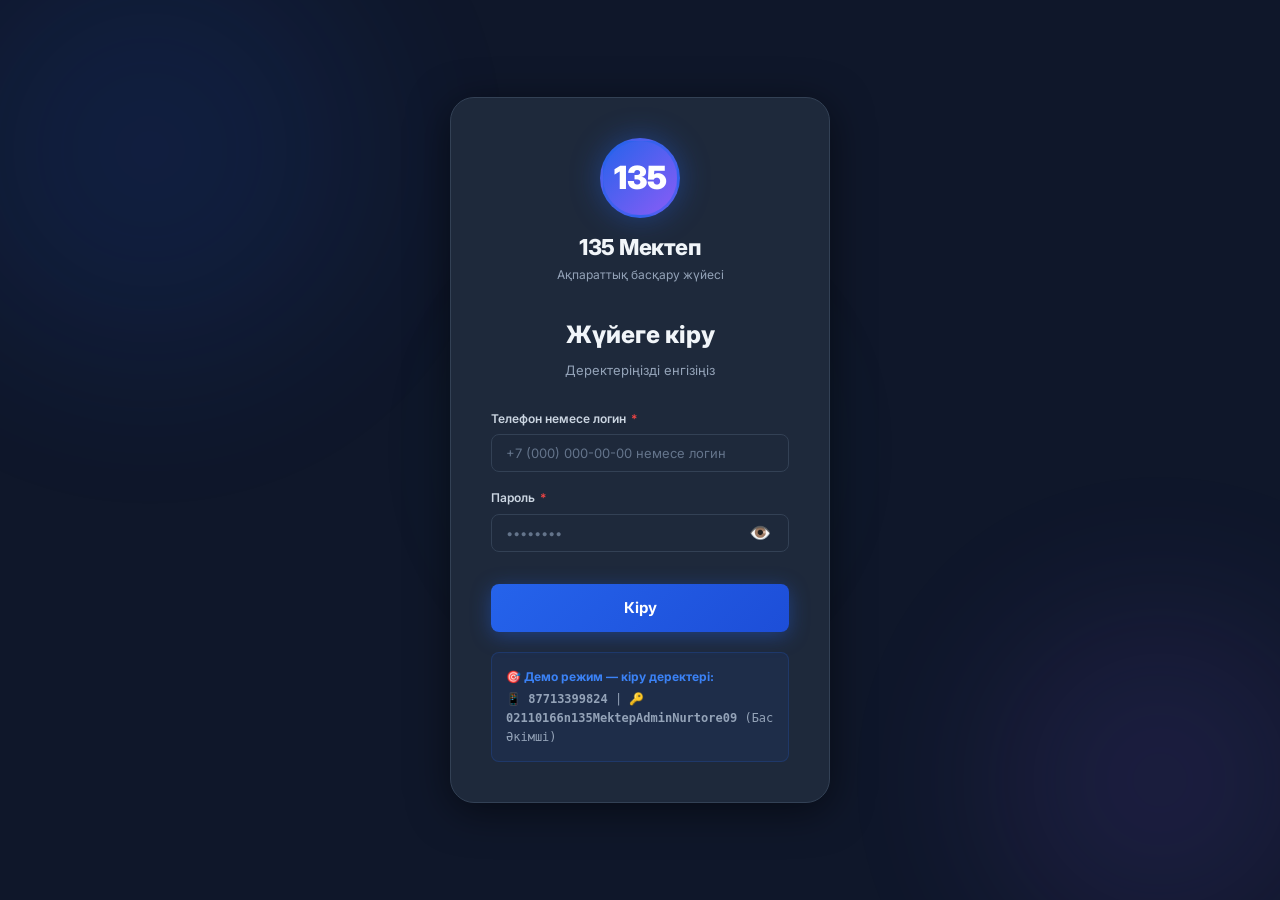
<file: index.html>
<!DOCTYPE html>
<html lang="kk">
<head>
  <meta charset="UTF-8">
  <meta name="viewport" content="width=device-width,initial-scale=1">
  <title>135 Мектеп — Жүйеге кіру</title>
  <link rel="stylesheet" href="css/main.css">
  <link rel="stylesheet" href="css/animations.css">
  <style>
    body { display:flex; align-items:center; justify-content:center; min-height:100vh; background:var(--bg); position:relative; overflow:hidden; }
    .bg-orbs { position:fixed; inset:0; pointer-events:none; z-index:0; }
    .orb { position:absolute; border-radius:50%; filter:blur(80px); opacity:0.15; }
    .orb1 { width:500px;height:500px;background:radial-gradient(circle,#2563EB,transparent);top:-100px;left:-100px;animation:float 8s ease-in-out infinite; }
    .orb2 { width:400px;height:400px;background:radial-gradient(circle,#8B5CF6,transparent);bottom:-80px;right:-80px;animation:float 10s ease-in-out infinite reverse; }
    .orb3 { width:300px;height:300px;background:radial-gradient(circle,#14B8A6,transparent);top:50%;left:50%;transform:translate(-50%,-50%);animation:float 12s ease-in-out infinite; }
    .login-wrap { position:relative;z-index:1;width:100%;max-width:420px;padding:20px; }
    .login-card { background:var(--surface);border:1px solid var(--border);border-radius:24px;padding:40px;box-shadow:var(--shadow-lg);animation:fadeSlideIn .5s ease; }
    .login-logo { display:flex;flex-direction:column;align-items:center;gap:12px;margin-bottom:32px; }
    .logo-img { width:80px;height:80px;border-radius:50%;object-fit:cover;border:3px solid var(--primary);box-shadow:0 0 30px rgba(37,99,235,.5); }
    .logo-placeholder { width:80px;height:80px;border-radius:50%;background:linear-gradient(135deg,#2563EB,#8B5CF6);display:flex;align-items:center;justify-content:center;font-size:32px;font-weight:900;color:#fff;border:3px solid rgba(37,99,235,.5);box-shadow:0 0 30px rgba(37,99,235,.4); }
    .logo-school-name { font-size:22px;font-weight:800;color:var(--text);text-align:center;letter-spacing:-0.5px; }
    .logo-school-sub { font-size:12px;color:var(--text3);text-align:center; }
    .login-title { font-size:24px;font-weight:800;color:var(--text);text-align:center;margin-bottom:6px; }
    .login-sub { font-size:13px;color:var(--text3);text-align:center;margin-bottom:28px; }
    .pw-wrapper { position:relative; }
    .pw-toggle { position:absolute;right:14px;top:50%;transform:translateY(-50%);cursor:pointer;font-size:18px;color:var(--text4);background:none;border:none;padding:4px;line-height:1; }
    .pw-wrapper .form-control { padding-right:44px; }
    .login-btn { width:100%;margin-top:8px;font-size:15px;font-weight:700;min-height:48px;border-radius:var(--radius-sm); background:linear-gradient(135deg,#2563EB,#1D4ED8); box-shadow:0 4px 20px rgba(37,99,235,.4); }
    .login-btn:hover { transform:translateY(-2px);box-shadow:0 6px 28px rgba(37,99,235,.6); }
    .demo-info { margin-top:20px;padding:14px;background:rgba(37,99,235,.08);border:1px solid rgba(37,99,235,.2);border-radius:var(--radius-sm);font-size:12px;color:var(--text3); }
    .demo-info strong { color:var(--primary-light);display:block;margin-bottom:4px; }
    .demo-creds div { margin-top:4px;font-family:monospace; }
    .input-wrapper { position:relative; }
    .input-prefix { position:absolute;left:14px;top:50%;transform:translateY(-50%);color:var(--text3);font-size:13px;pointer-events:none; }
    .phone-input { padding-left:28px; }
    .error-msg { color:var(--error);font-size:12px;margin-top:4px;display:none; }
    .error-msg.show { display:block;animation:slideUp .2s ease; }
    .form-control.error { border-color:var(--error);animation:shake .3s ease; }
    @keyframes shake { 0%,100%{transform:translateX(0)} 25%{transform:translateX(-6px)} 75%{transform:translateX(6px)} }
    .dots { display:flex;gap:6px;justify-content:center;margin-top:24px; }
    .dot { width:6px;height:6px;border-radius:50%;background:var(--border); }
    .dot.active { background:var(--primary);width:18px; }
  </style>
</head>
<body>
<div class="bg-orbs">
  <div class="orb orb1"></div>
  <div class="orb orb2"></div>
  <div class="orb orb3"></div>
</div>
<div id="toast-container"></div>

<div class="login-wrap">
  <div class="login-card">
    <div class="login-logo">
      <div class="logo-placeholder" id="logo-img">135</div>
      <div>
        <div class="logo-school-name">135 Мектеп</div>
        <div class="logo-school-sub">Ақпараттық басқару жүйесі</div>
      </div>
    </div>

    <h1 class="login-title">Жүйеге кіру</h1>
    <p class="login-sub">Деректеріңізді енгізіңіз</p>

    <form id="login-form">
      <div class="form-group" style="margin-bottom:16px">
        <label class="form-label">Телефон немесе логин <span class="required">*</span></label>
        <div class="input-wrapper">
          <input id="phone-input" class="form-control" type="text" placeholder="+7 (000) 000-00-00 немесе логин" autocomplete="username" required>
        </div>
        <div class="error-msg" id="phone-error">Телефон немесе логин енгізіңіз</div>
      </div>

      <div class="form-group" style="margin-bottom:24px">
        <label class="form-label">Пароль <span class="required">*</span></label>
        <div class="pw-wrapper">
          <input id="pw-input" class="form-control" type="password" placeholder="••••••••" autocomplete="current-password" required>
          <button type="button" class="pw-toggle" id="pw-toggle">👁️</button>
        </div>
        <div class="error-msg" id="pw-error">Пароль енгізіңіз</div>
      </div>

      <button type="submit" class="btn btn-primary login-btn ripple-btn" id="login-btn">
        Кіру
      </button>
    </form>

    <div class="demo-info">
      <strong>🎯 Демо режим — кіру деректері:</strong>
      <div class="demo-creds">
        <div>📱 <b>87713399824</b> | 🔑 <b>02110166n135MektepAdminNurtore09</b> (Бас Әкімші)</div>
      </div>
    </div>
  </div>
</div>

<script>
// Simple demo login (no Firebase needed)
const DEMO_USERS_LOGIN = {
  "87713399824": { id:"admin001", name:"Нұртөре", roles:["super_admin"], password:"02110166n135MektepAdminNurtore09" },
  "+787713399824": { id:"admin001", name:"Нұртөре", roles:["super_admin"], password:"02110166n135MektepAdminNurtore09" }
};

// Check already logged in
if (localStorage.getItem('demoSession')) {
  window.location.href = 'dashboard.html';
}

function toast(msg, type='error') {
  const c = document.getElementById('toast-container');
  const icons = {success:'✅',error:'❌',warning:'⚠️',info:'ℹ️'};
  const t = document.createElement('div');
  t.className = `toast toast-${type}`;
  t.innerHTML = `<span class="toast-icon">${icons[type]||'ℹ️'}</span><span>${msg}</span>`;
  c.appendChild(t);
  setTimeout(()=>{ t.style.animation='toast-out .3s ease forwards'; setTimeout(()=>t.remove(),350); },3500);
}

document.getElementById('pw-toggle').onclick = function() {
  const inp = document.getElementById('pw-input');
  if (inp.type==='password') { inp.type='text'; this.textContent='🙈'; }
  else { inp.type='password'; this.textContent='👁️'; }
};

document.getElementById('login-form').onsubmit = async function(e) {
  e.preventDefault();
  const phone = document.getElementById('phone-input').value.trim().replace(/\s|-|\(|\)/g,'');
  const pw = document.getElementById('pw-input').value;
  const btn = document.getElementById('login-btn');

  // Clear errors
  document.querySelectorAll('.error-msg').forEach(el=>el.classList.remove('show'));
  document.querySelectorAll('.form-control').forEach(el=>el.classList.remove('error'));

  if (!phone) {
    document.getElementById('phone-error').classList.add('show');
    document.getElementById('phone-input').classList.add('error');
    return;
  }
  if (!pw) {
    document.getElementById('pw-error').classList.add('show');
    document.getElementById('pw-input').classList.add('error');
    return;
  }

  btn.disabled = true;
  btn.innerHTML = '<span class="loader loader-sm" style="border-top-color:#fff;width:20px;height:20px;border-width:2px;border-color:rgba(255,255,255,0.3);border-top-color:#fff;border-radius:50%;animation:spin .7s linear infinite;display:inline-block;"></span>';

  await new Promise(r => setTimeout(r, 800));

  // Seed DB if needed
  if (!localStorage.getItem('db_seeded_v3')) {
    seedDB();
  }

  // Check users in localStorage first
  const dbUsers = JSON.parse(localStorage.getItem('db_users') || '[]');
  const cleanedPhone = phone.replace(/^\+7|^8/,'');
  let user = dbUsers.find(u => u.phone === phone || u.phone === '+7'+cleanedPhone || u.phone === '8'+cleanedPhone);
  
  // Fallback to DEMO_USERS_LOGIN
  if (!user) {
    user = DEMO_USERS_LOGIN[phone] || DEMO_USERS_LOGIN['+7'+cleanedPhone];
  }

  if (!user || user.password !== pw || user.isActive === false) {
    btn.disabled = false;
    btn.innerHTML = 'Кіру';
    document.getElementById('phone-input').classList.add('error');
    document.getElementById('pw-input').classList.add('error');
    toast('Телефон немесе пароль қате немесе бұғатталған!', 'error');
    return;
  }

  // Save session
  localStorage.setItem('demoSession', JSON.stringify(user));

  toast('Жүйеге кірдіңіз!', 'success');
  setTimeout(() => { window.location.href = 'dashboard.html'; }, 800);
};

function seedDB() {
  const users = Object.entries(DEMO_USERS_LOGIN).map(([phone, u]) => ({...u, phone, isActive:true, createdAt: new Date().toISOString()}));
  // Add super admin, clear everything else
  localStorage.setItem('db_users', JSON.stringify(users));
  localStorage.setItem('db_students', JSON.stringify([]));
  localStorage.setItem('db_teachers', JSON.stringify([]));
  localStorage.setItem('db_news', JSON.stringify([]));
  localStorage.setItem('db_events', JSON.stringify([]));
  localStorage.setItem('db_homework', JSON.stringify([]));
  
  const tests = [
    {id:'t_math1',title:'Математикалық логика',subject:'Математика',classIds:['10','11'],teacherId:'admin001',timeLimit:20,isActive:true,createdAt:new Date().toISOString(),
      questions:[
        {id:'q1',text:'Келесі санды табыңыз: 2, 6, 12, 20, 30, ?',options:['40','42','44','46'],correct:1,score:2},
        {id:'q2',text:'Егер 5 жұмысшы 5 үйді 5 күнде салса, 100 жұмысшы 100 үйді неше күнде салады?',options:['5','100','50','20'],correct:0,score:2},
        {id:'q3',text:'x² - 5x + 6 = 0 теңдеуінің түбірлерінің қосындысы неге тең?',options:['5','-5','6','-6'],correct:0,score:1}
      ]},
    {id:'t_hist1',title:'Қазақстан тарихы ҰБТ',subject:'Тарих',classIds:['11'],teacherId:'admin001',timeLimit:30,isActive:true,createdAt:new Date().toISOString(),
      questions:[
        {id:'q1',text:'Қазақ хандығының негізін қалаған хандар:',options:['Керей мен Жәнібек','Қасым мен Хақназар','Абылай мен Әбілқайыр','Тәуке мен Есім'],correct:0,score:1},
        {id:'q2',text:'Аң стилі қай дәуірге тән?',options:['Энеолит','Қола дәуірі','Ерте темір дәуірі','Орта ғасырлар'],correct:2,score:1},
        {id:'q3',text:'Орбұлақ шайқасы қай жылы болды?',options:['1643','1729','1726','1652'],correct:0,score:1}
      ]},
    {id:'t_it1',title:'Информатика негіздері',subject:'Информатика',classIds:['9','10'],teacherId:'admin001',timeLimit:15,isActive:true,createdAt:new Date().toISOString(),
      questions:[
        {id:'q1',text:'Екілік санау жүйесіндегі 1010 саны ондық жүйеде:',options:['8','10','12','14'],correct:1,score:1},
        {id:'q2',text:'RAM дегеніміз не?',options:['Тұрақты жады','Жедел жады','Сыртқы жады','Кэш жады'],correct:1,score:1},
        {id:'q3',text:'Алгоритмнің қасиеттеріне жатпайтынын көрсетіңіз:',options:['Дискреттілік','Түсініктілік','Нәтижелілік','Уақытшалық'],correct:3,score:1}
      ]}
  ];
  localStorage.setItem('db_tests', JSON.stringify(tests));
  localStorage.setItem('db_schedule', JSON.stringify([]));
  localStorage.setItem('db_gallery', JSON.stringify([]));
  localStorage.setItem('db_files', JSON.stringify([]));
  localStorage.setItem('db_homework_completions', JSON.stringify([]));
  localStorage.setItem('db_seeded_v3','1');
}
</script>
</body>
</html>
</file>
<file: css/main.css>
@import url('https://fonts.googleapis.com/css2?family=Inter:wght@300;400;500;600;700;800;900&display=swap');

:root {
  --primary: #2563EB;
  --primary-light: #3B82F6;
  --primary-dark: #1D4ED8;
  --bg: #0F172A;
  --bg2: #1E293B;
  --bg3: #0D1526;
  --surface: #1E293B;
  --surface2: #263548;
  --border: #334155;
  --border2: #2D3748;
  --text: #F1F5F9;
  --text2: #CBD5E1;
  --text3: #94A3B8;
  --text4: #64748B;
  --success: #10B981;
  --warning: #F59E0B;
  --error: #EF4444;
  --purple: #8B5CF6;
  --teal: #14B8A6;
  --orange: #F97316;
  --pink: #EC4899;
  --sidebar-w: 260px;
  --header-h: 64px;
  --radius: 12px;
  --radius-sm: 8px;
  --radius-lg: 16px;
  --shadow: 0 4px 24px rgba(0,0,0,0.4);
  --shadow-sm: 0 2px 8px rgba(0,0,0,0.3);
  --shadow-lg: 0 8px 40px rgba(0,0,0,0.5);
  --transition: all 0.2s cubic-bezier(0.4,0,0.2,1);
  --glow: 0 0 20px rgba(37,99,235,0.3);
}

*, *::before, *::after { box-sizing: border-box; margin: 0; padding: 0; }

html { font-size: 14px; scroll-behavior: smooth; }

body {
  font-family: 'Inter', sans-serif;
  background: radial-gradient(circle at 15% 10%, #1e293b 0%, #0f172a 35%, #020617 100%);
  background-attachment: fixed;
  color: var(--text);
  min-height: 100vh;
  overflow-x: hidden;
  line-height: 1.6;
}

a { text-decoration: none; color: inherit; }
img { max-width: 100%; display: block; }
button { cursor: pointer; border: none; background: none; font-family: inherit; }
input, textarea, select { font-family: inherit; }
ul, ol { list-style: none; }

/* === SCROLLBAR === */
::-webkit-scrollbar { width: 6px; height: 6px; }
::-webkit-scrollbar-track { background: var(--bg2); }
::-webkit-scrollbar-thumb { background: var(--border); border-radius: 99px; }
::-webkit-scrollbar-thumb:hover { background: var(--text4); }

/* === LAYOUT === */
.app-layout { display: flex; min-height: 100vh; }

.sidebar {
  width: var(--sidebar-w);
  background: rgba(13, 21, 38, 0.85);
  border-right: 1px solid rgba(255, 255, 255, 0.05);
  backdrop-filter: blur(20px) saturate(180%);
  -webkit-backdrop-filter: blur(20px) saturate(180%);
  display: flex;
  flex-direction: column;
  position: fixed;
  top: 0; left: 0;
  height: 100vh;
  z-index: 100;
  transition: transform 0.3s cubic-bezier(0.4,0,0.2,1);
  overflow: hidden;
}

.main-content {
  margin-left: var(--sidebar-w);
  flex: 1;
  min-height: 100vh;
  display: flex;
  flex-direction: column;
}

.page-header {
  height: var(--header-h);
  background: rgba(13, 21, 38, 0.7);
  border-bottom: 1px solid rgba(255, 255, 255, 0.05);
  display: flex;
  align-items: center;
  padding: 0 24px;
  position: sticky;
  top: 0;
  z-index: 50;
  backdrop-filter: blur(16px) saturate(180%);
  -webkit-backdrop-filter: blur(16px) saturate(180%);
  gap: 16px;
}

.page-body {
  padding: 24px;
  flex: 1;
}

/* === SIDEBAR BRAND === */
.sidebar-brand {
  padding: 20px 16px;
  display: flex;
  align-items: center;
  gap: 12px;
  border-bottom: 1px solid var(--border);
  min-height: 70px;
}

.brand-logo {
  width: 42px; height: 42px;
  border-radius: 50%;
  object-fit: cover;
  flex-shrink: 0;
  border: 2px solid var(--primary);
  box-shadow: 0 0 12px rgba(37,99,235,0.4);
}

.brand-logo-placeholder {
  width: 42px; height: 42px;
  border-radius: 50%;
  background: linear-gradient(135deg, var(--primary), var(--purple));
  display: flex; align-items: center; justify-content: center;
  font-weight: 800; font-size: 18px; color: #fff;
  flex-shrink: 0;
  box-shadow: var(--glow);
}

.brand-info { overflow: hidden; }
.brand-name { font-weight: 700; font-size: 13px; color: var(--text); white-space: nowrap; overflow: hidden; text-overflow: ellipsis; }
.brand-sub { font-size: 11px; color: var(--text3); }

/* === SIDEBAR USER === */
.sidebar-user {
  padding: 14px 16px;
  display: flex;
  align-items: center;
  gap: 10px;
  border-bottom: 1px solid var(--border);
  background: var(--surface);
}

.user-avatar {
  width: 36px; height: 36px;
  border-radius: 50%;
  background: linear-gradient(135deg, var(--primary), var(--purple));
  display: flex; align-items: center; justify-content: center;
  font-weight: 700; font-size: 14px; color: #fff;
  flex-shrink: 0;
  overflow: hidden;
}
.user-avatar img { width: 100%; height: 100%; object-fit: cover; }
.user-info { overflow: hidden; flex: 1; }
.user-name { font-size: 12px; font-weight: 600; color: var(--text); white-space: nowrap; overflow: hidden; text-overflow: ellipsis; }
.user-role { font-size: 10px; color: var(--text3); }

/* === SIDEBAR NAV === */
.sidebar-nav { flex: 1; overflow-y: auto; padding: 8px 0; }

.nav-section-label {
  padding: 12px 16px 4px;
  font-size: 10px;
  font-weight: 600;
  text-transform: uppercase;
  letter-spacing: 0.1em;
  color: var(--text4);
}

.nav-item {
  display: flex;
  align-items: center;
  gap: 10px;
  padding: 10px 16px;
  margin: 1px 8px;
  border-radius: var(--radius-sm);
  color: var(--text3);
  font-size: 13px;
  font-weight: 500;
  transition: var(--transition);
  cursor: pointer;
  position: relative;
}

.nav-item:hover {
  background: var(--surface2);
  color: var(--text);
}

.nav-item.active {
  background: rgba(37,99,235,0.15);
  color: var(--primary-light);
}

.nav-item.active::before {
  content: '';
  position: absolute;
  left: 0; top: 20%; bottom: 20%;
  width: 3px;
  background: var(--primary);
  border-radius: 0 4px 4px 0;
  margin-left: -8px;
}

.nav-icon {
  width: 18px; height: 18px;
  flex-shrink: 0;
  opacity: 0.8;
}
.nav-item.active .nav-icon { opacity: 1; }

.nav-badge {
  margin-left: auto;
  background: var(--primary);
  color: #fff;
  font-size: 10px;
  font-weight: 700;
  padding: 2px 7px;
  border-radius: 99px;
  min-width: 20px;
  text-align: center;
}

/* === SIDEBAR FOOTER === */
.sidebar-footer {
  padding: 12px 8px;
  border-top: 1px solid var(--border);
  display: flex;
  flex-direction: column;
  gap: 4px;
}

/* === BUTTONS === */
.btn {
  display: inline-flex;
  align-items: center;
  justify-content: center;
  gap: 8px;
  padding: 10px 20px;
  border-radius: var(--radius-sm);
  font-size: 13px;
  font-weight: 600;
  transition: var(--transition);
  min-height: 40px;
  cursor: pointer;
  border: none;
  font-family: inherit;
  white-space: nowrap;
}

.btn-primary {
  background: linear-gradient(135deg, var(--primary), var(--purple));
  color: #fff;
  border: none;
  box-shadow: 0 4px 15px rgba(37,99,235,0.3);
}
.btn-primary:hover { 
  background: linear-gradient(135deg, var(--primary-light), #9f7aea); 
  transform: translateY(-2px); 
  box-shadow: 0 8px 25px rgba(139,92,246,0.5); 
}
.btn-primary:active { transform: translateY(0) scale(0.98); box-shadow: 0 2px 10px rgba(139,92,246,0.3); }

.btn-secondary {
  background: var(--surface2);
  color: var(--text);
  border: 1px solid var(--border);
}
.btn-secondary:hover { background: var(--surface); border-color: var(--text4); }

.btn-danger { background: rgba(239,68,68,0.15); color: var(--error); border: 1px solid rgba(239,68,68,0.3); }
.btn-danger:hover { background: rgba(239,68,68,0.25); }

.btn-success { background: rgba(16,185,129,0.15); color: var(--success); border: 1px solid rgba(16,185,129,0.3); }
.btn-success:hover { background: rgba(16,185,129,0.25); }

.btn-ghost { background: transparent; color: var(--text3); }
.btn-ghost:hover { background: var(--surface2); color: var(--text); }

.btn-sm { padding: 6px 14px; font-size: 12px; min-height: 32px; }
.btn-lg { padding: 14px 28px; font-size: 15px; min-height: 48px; }
.btn-icon { padding: 8px; min-width: 36px; min-height: 36px; }
.btn-icon.btn-sm { padding: 6px; min-width: 30px; min-height: 30px; }

.btn:disabled { opacity: 0.5; cursor: not-allowed; pointer-events: none; }

/* === CARDS === */
.card {
  background: rgba(30, 41, 59, 0.45);
  backdrop-filter: blur(24px) saturate(180%);
  -webkit-backdrop-filter: blur(24px) saturate(180%);
  border: 1px solid rgba(255, 255, 255, 0.08);
  border-radius: var(--radius);
  overflow: hidden;
  position: relative;
  box-shadow: 0 8px 32px rgba(0, 0, 0, 0.3), inset 0 1px 0 rgba(255, 255, 255, 0.1);
  transition: transform 0.4s cubic-bezier(0.16, 1, 0.3, 1), box-shadow 0.4s cubic-bezier(0.16, 1, 0.3, 1), border-color 0.3s;
}
.card::before {
  content: '';
  position: absolute;
  top: 0; left: 0; right: 0; bottom: 0;
  border-radius: inherit;
  background: radial-gradient(800px circle at var(--mouse-x, 0) var(--mouse-y, 0), rgba(255,255,255,0.06), transparent 40%);
  pointer-events: none;
  z-index: 0;
  opacity: 0;
  transition: opacity 0.4s;
}
.card:hover {
  transform: translateY(-4px);
  box-shadow: 0 16px 40px rgba(0,0,0,0.5), inset 0 1px 0 rgba(255,255,255,0.15);
  border-color: rgba(255,255,255,0.15);
}
.card:hover::before {
  opacity: 1;
}

.card-header {
  padding: 16px 20px;
  border-bottom: 1px solid rgba(255,255,255,0.06);
  display: flex;
  align-items: center;
  justify-content: space-between;
  gap: 12px;
  position: relative;
  z-index: 1;
}

.card-title { font-size: 15px; font-weight: 700; color: var(--text); letter-spacing: -0.02em; }
.card-subtitle { font-size: 12px; color: var(--text3); margin-top: 2px; }
.card-body { padding: 20px; position: relative; z-index: 1; }
.card-footer { padding: 14px 20px; border-top: 1px solid rgba(255,255,255,0.06); position: relative; z-index: 1; }

/* === STAT CARDS === */
.stat-grid { display: grid; grid-template-columns: repeat(auto-fit, minmax(180px, 1fr)); gap: 16px; }

.stat-card {
  background: rgba(30, 41, 59, 0.45);
  backdrop-filter: blur(24px) saturate(180%);
  -webkit-backdrop-filter: blur(24px) saturate(180%);
  border: 1px solid rgba(255,255,255,0.08);
  border-radius: var(--radius);
  padding: 20px;
  display: flex;
  flex-direction: column;
  gap: 12px;
  transition: transform 0.4s cubic-bezier(0.16, 1, 0.3, 1), box-shadow 0.4s cubic-bezier(0.16, 1, 0.3, 1), border-color 0.3s;
  position: relative;
  overflow: hidden;
  box-shadow: 0 8px 32px rgba(0,0,0,0.3), inset 0 1px 0 rgba(255,255,255,0.1);
}

.stat-card::before {
  content: '';
  position: absolute;
  top: 0; left: 0; right: 0; bottom: 0;
  background: radial-gradient(800px circle at var(--mouse-x, 0) var(--mouse-y, 0), rgba(255,255,255,0.06), transparent 40%);
  pointer-events: none;
  opacity: 0;
  transition: opacity 0.4s;
  z-index: 0;
}

.stat-card::after {
  content: '';
  position: absolute;
  top: 0; left: 0; right: 0;
  height: 3px;
  background: var(--card-accent, var(--primary));
  z-index: 1;
}

.stat-card:hover { 
  transform: translateY(-4px); 
  box-shadow: 0 16px 40px rgba(0,0,0,0.5), inset 0 1px 0 rgba(255,255,255,0.15); 
  border-color: rgba(255,255,255,0.15); 
}
.stat-card:hover::before { opacity: 1; }

.stat-icon {
  width: 44px; height: 44px;
  border-radius: var(--radius-sm);
  display: flex; align-items: center; justify-content: center;
  font-size: 20px;
  flex-shrink: 0;
  position: relative; z-index: 1;
}

.stat-value { font-size: 32px; font-weight: 800; color: var(--text); line-height: 1; letter-spacing: -0.03em; position: relative; z-index: 1; }
.stat-label { font-size: 13px; color: var(--text2); font-weight: 500; position: relative; z-index: 1; }
.stat-change { font-size: 11px; font-weight: 600; position: relative; z-index: 1; }
.stat-change.up { color: var(--success); }
.stat-change.down { color: var(--error); }

/* === FORMS === */
.form-group { display: flex; flex-direction: column; gap: 6px; }
.form-label { font-size: 12px; font-weight: 600; color: var(--text2); }
.form-label .required { color: var(--error); margin-left: 2px; }

.form-control {
  background: var(--bg2);
  border: 1px solid var(--border);
  border-radius: var(--radius-sm);
  padding: 10px 14px;
  color: var(--text);
  font-size: 13px;
  width: 100%;
  transition: var(--transition);
  outline: none;
}

.form-control:focus { border-color: var(--primary); box-shadow: 0 0 0 3px rgba(37,99,235,0.15); }
.form-control.error { border-color: var(--error); }
.form-control::placeholder { color: var(--text4); }
.form-control:disabled { opacity: 0.5; cursor: not-allowed; }

textarea.form-control { resize: vertical; min-height: 100px; }
select.form-control { cursor: pointer; }

.form-hint { font-size: 11px; color: var(--text4); }
.form-error { font-size: 11px; color: var(--error); }

.form-grid { display: grid; grid-template-columns: 1fr 1fr; gap: 16px; }
.form-grid-3 { display: grid; grid-template-columns: 1fr 1fr 1fr; gap: 16px; }

/* === MODALS === */
.modal-overlay {
  position: fixed;
  inset: 0;
  background: rgba(0,0,0,0.7);
  backdrop-filter: blur(8px);
  -webkit-backdrop-filter: blur(8px);
  z-index: 500;
  display: flex;
  align-items: center;
  justify-content: center;
  padding: 20px;
  opacity: 0;
  pointer-events: none;
  transition: opacity 0.3s ease;
}

.modal-overlay.open { opacity: 1; pointer-events: all; }

.modal {
  background: rgba(30, 41, 59, 0.9);
  backdrop-filter: blur(24px) saturate(200%);
  -webkit-backdrop-filter: blur(24px) saturate(200%);
  border: 1px solid rgba(255,255,255,0.1);
  border-radius: var(--radius-lg);
  width: 100%;
  max-width: 540px;
  max-height: 90vh;
  overflow-y: auto;
  box-shadow: var(--shadow-lg), inset 0 1px 0 rgba(255,255,255,0.1);
  transform: scale(0.95) translateY(10px);
  transition: transform 0.4s cubic-bezier(0.16, 1, 0.3, 1);
}

.modal-overlay.open .modal { transform: scale(1) translateY(0); }
.modal-lg { max-width: 720px; }
.modal-xl { max-width: 900px; }

.modal-header {
  padding: 20px 24px 16px;
  border-bottom: 1px solid var(--border);
  display: flex;
  align-items: center;
  justify-content: space-between;
}

.modal-title { font-size: 17px; font-weight: 700; }
.modal-close { width: 32px; height: 32px; border-radius: 50%; display: flex; align-items: center; justify-content: center; color: var(--text3); transition: var(--transition); font-size: 20px; }
.modal-close:hover { background: var(--surface2); color: var(--text); }

.modal-body { padding: 20px 24px; display: flex; flex-direction: column; gap: 16px; }
.modal-footer { padding: 16px 24px; border-top: 1px solid var(--border); display: flex; gap: 10px; justify-content: flex-end; }

/* === TABLES === */
.table-wrapper { overflow-x: auto; border-radius: var(--radius); border: 1px solid var(--border); }

table { width: 100%; border-collapse: collapse; }
thead { background: var(--bg2); }
th { padding: 12px 16px; text-align: left; font-size: 11px; font-weight: 700; text-transform: uppercase; letter-spacing: 0.08em; color: var(--text4); white-space: nowrap; }
td { padding: 14px 16px; font-size: 13px; color: var(--text2); border-top: 1px solid var(--border); }
tr:hover td { background: rgba(255,255,255,0.02); }
td:first-child, th:first-child { padding-left: 20px; }

/* === BADGES === */
.badge {
  display: inline-flex;
  align-items: center;
  gap: 4px;
  padding: 3px 10px;
  border-radius: 99px;
  font-size: 11px;
  font-weight: 600;
  white-space: nowrap;
}

.badge-blue { background: rgba(37,99,235,0.2); color: #60A5FA; border: 1px solid rgba(37,99,235,0.3); }
.badge-green { background: rgba(16,185,129,0.2); color: #34D399; border: 1px solid rgba(16,185,129,0.3); }
.badge-yellow { background: rgba(245,158,11,0.2); color: #FCD34D; border: 1px solid rgba(245,158,11,0.3); }
.badge-red { background: rgba(239,68,68,0.2); color: #F87171; border: 1px solid rgba(239,68,68,0.3); }
.badge-purple { background: rgba(139,92,246,0.2); color: #A78BFA; border: 1px solid rgba(139,92,246,0.3); }
.badge-teal { background: rgba(20,184,166,0.2); color: #2DD4BF; border: 1px solid rgba(20,184,166,0.3); }
.badge-orange { background: rgba(249,115,22,0.2); color: #FB923C; border: 1px solid rgba(249,115,22,0.3); }
.badge-gray { background: rgba(100,116,139,0.2); color: #94A3B8; border: 1px solid rgba(100,116,139,0.3); }

/* === SEARCH & FILTERS === */
.search-bar {
  display: flex;
  align-items: center;
  gap: 12px;
  flex-wrap: wrap;
}

.search-input-wrapper {
  position: relative;
  flex: 1;
  min-width: 200px;
}

.search-input-wrapper .icon {
  position: absolute;
  left: 12px;
  top: 50%;
  transform: translateY(-50%);
  color: var(--text4);
  pointer-events: none;
}

.search-input-wrapper .form-control {
  padding-left: 40px;
}

/* === PAGINATION === */
.pagination {
  display: flex;
  align-items: center;
  gap: 6px;
  justify-content: center;
  padding: 16px 0;
}

.page-btn {
  width: 34px; height: 34px;
  border-radius: var(--radius-sm);
  display: flex; align-items: center; justify-content: center;
  font-size: 13px; font-weight: 500;
  color: var(--text3);
  transition: var(--transition);
  border: 1px solid transparent;
}
.page-btn:hover { background: var(--surface2); color: var(--text); }
.page-btn.active { background: var(--primary); color: #fff; border-color: var(--primary); }
.page-btn:disabled { opacity: 0.4; cursor: not-allowed; }

/* === AVATAR === */
.avatar {
  border-radius: 50%;
  overflow: hidden;
  flex-shrink: 0;
  display: flex; align-items: center; justify-content: center;
  font-weight: 700; color: #fff;
  background: linear-gradient(135deg, var(--primary), var(--purple));
}
.avatar-sm { width: 28px; height: 28px; font-size: 11px; }
.avatar-md { width: 40px; height: 40px; font-size: 14px; }
.avatar-lg { width: 56px; height: 56px; font-size: 20px; }
.avatar-xl { width: 80px; height: 80px; font-size: 28px; }
.avatar img { width: 100%; height: 100%; object-fit: cover; }

/* === DROPZONE === */
.dropzone {
  border: 2px dashed var(--border);
  border-radius: var(--radius);
  padding: 30px 20px;
  text-align: center;
  transition: var(--transition);
  cursor: pointer;
  color: var(--text3);
}
.dropzone:hover, .dropzone.drag-over {
  border-color: var(--primary);
  background: rgba(37,99,235,0.05);
  color: var(--text);
}
.dropzone-icon { font-size: 32px; margin-bottom: 8px; }
.dropzone-text { font-size: 13px; font-weight: 500; }
.dropzone-hint { font-size: 11px; color: var(--text4); margin-top: 4px; }

/* === TOGGLE === */
.toggle-wrapper { display: flex; align-items: center; gap: 10px; }
.toggle {
  width: 44px; height: 24px;
  background: var(--border);
  border-radius: 99px;
  position: relative;
  cursor: pointer;
  transition: var(--transition);
  flex-shrink: 0;
  border: none;
}
.toggle.on { background: var(--primary); }
.toggle::after {
  content: '';
  position: absolute;
  width: 18px; height: 18px;
  background: #fff;
  border-radius: 50%;
  top: 3px; left: 3px;
  transition: transform 0.2s;
  box-shadow: 0 1px 4px rgba(0,0,0,0.3);
}
.toggle.on::after { transform: translateX(20px); }
.toggle-label { font-size: 13px; color: var(--text2); }

/* === CHECKBOX === */
.checkbox-wrapper { display: flex; align-items: center; gap: 10px; cursor: pointer; }
.checkbox {
  width: 18px; height: 18px;
  border: 2px solid var(--border);
  border-radius: 4px;
  background: var(--bg2);
  transition: var(--transition);
  flex-shrink: 0;
  display: flex; align-items: center; justify-content: center;
}
.checkbox.checked { background: var(--primary); border-color: var(--primary); }
.checkbox.checked::after { content: '✓'; color: #fff; font-size: 11px; font-weight: 700; }

/* === TABS === */
.tabs { display: flex; gap: 4px; background: var(--bg2); border-radius: var(--radius-sm); padding: 4px; }
.tab-btn {
  padding: 8px 16px;
  border-radius: 6px;
  font-size: 13px; font-weight: 500;
  color: var(--text3);
  transition: var(--transition);
  cursor: pointer;
  border: none;
  background: none;
  font-family: inherit;
}
.tab-btn.active { background: var(--surface); color: var(--text); box-shadow: var(--shadow-sm); }
.tab-btn:hover:not(.active) { color: var(--text2); }

/* === LOADING SKELETON === */
.skeleton { background: linear-gradient(90deg, var(--surface) 25%, var(--surface2) 50%, var(--surface) 75%); background-size: 200% 100%; animation: skeleton-pulse 1.5s infinite; border-radius: var(--radius-sm); }

@keyframes skeleton-pulse { 0% { background-position: 200% 0; } 100% { background-position: -200% 0; } }

.skeleton-text { height: 14px; margin-bottom: 8px; }
.skeleton-title { height: 20px; width: 60%; margin-bottom: 12px; }
.skeleton-card { height: 120px; border-radius: var(--radius); }
.skeleton-avatar { width: 40px; height: 40px; border-radius: 50%; }

/* === EMPTY STATE === */
.empty-state {
  display: flex; flex-direction: column;
  align-items: center; justify-content: center;
  padding: 60px 20px;
  text-align: center;
  gap: 12px;
}
.empty-icon { font-size: 48px; opacity: 0.4; }
.empty-title { font-size: 16px; font-weight: 700; color: var(--text2); }
.empty-text { font-size: 13px; color: var(--text4); max-width: 300px; }

/* === TOAST === */
#toast-container {
  position: fixed;
  top: 20px; right: 20px;
  z-index: 9999;
  display: flex; flex-direction: column; gap: 8px;
  pointer-events: none;
}

.toast {
  display: flex;
  align-items: center;
  gap: 10px;
  padding: 12px 16px;
  border-radius: var(--radius-sm);
  background: var(--surface2);
  border: 1px solid var(--border);
  box-shadow: var(--shadow-lg);
  font-size: 13px;
  font-weight: 500;
  color: var(--text);
  pointer-events: all;
  max-width: 360px;
  animation: toast-in 0.3s cubic-bezier(0.34,1.56,0.64,1);
  backdrop-filter: blur(10px);
}

.toast.hidden { animation: toast-out 0.3s ease forwards; }
.toast-success { border-left: 3px solid var(--success); }
.toast-error { border-left: 3px solid var(--error); }
.toast-warning { border-left: 3px solid var(--warning); }
.toast-info { border-left: 3px solid var(--primary); }
.toast-icon { font-size: 16px; flex-shrink: 0; }

@keyframes toast-in { from { opacity: 0; transform: translateX(100%) scale(0.9); } to { opacity: 1; transform: translateX(0) scale(1); } }
@keyframes toast-out { to { opacity: 0; transform: translateX(100%) scale(0.9); } }

/* === PAGE HEADER === */
.ph-title { font-size: 20px; font-weight: 800; flex: 1; letter-spacing: -0.02em; }
.ph-actions { display: flex; align-items: center; gap: 10px; margin-left: auto; }

/* === PROGRESS BAR === */
.progress { height: 6px; background: var(--bg2); border-radius: 99px; overflow: hidden; }
.progress-bar { height: 100%; border-radius: 99px; transition: width 0.5s; background: var(--primary); }
.progress-bar.success { background: var(--success); }
.progress-bar.warning { background: var(--warning); }
.progress-bar.error { background: var(--error); }

/* === CONFIRM DIALOG === */
.confirm-overlay {
  position: fixed; inset: 0;
  background: rgba(0,0,0,0.8);
  z-index: 600;
  display: flex; align-items: center; justify-content: center;
  padding: 20px;
  opacity: 0; pointer-events: none; transition: opacity 0.2s;
}
.confirm-overlay.open { opacity: 1; pointer-events: all; }
.confirm-box {
  background: var(--surface);
  border: 1px solid var(--border);
  border-radius: var(--radius-lg);
  padding: 28px;
  max-width: 380px; width: 100%;
  text-align: center;
  box-shadow: var(--shadow-lg);
  transform: scale(0.9);
  transition: transform 0.25s cubic-bezier(0.34,1.56,0.64,1);
}
.confirm-overlay.open .confirm-box { transform: scale(1); }
.confirm-icon { font-size: 40px; margin-bottom: 12px; }
.confirm-title { font-size: 16px; font-weight: 700; margin-bottom: 8px; }
.confirm-text { font-size: 13px; color: var(--text3); margin-bottom: 20px; }
.confirm-actions { display: flex; gap: 10px; justify-content: center; }

/* === RESPONSIVE === */
.hamburger-btn {
  display: none;
  width: 40px; height: 40px;
  border-radius: var(--radius-sm);
  align-items: center; justify-content: center;
  color: var(--text3);
  transition: var(--transition);
  margin-right: 8px;
  font-size: 20px;
}
.hamburger-btn:hover { background: var(--surface2); color: var(--text); }

.sidebar-backdrop {
  display: none;
  position: fixed;
  inset: 0;
  background: rgba(0,0,0,0.6);
  z-index: 99;
  backdrop-filter: blur(2px);
}

@media (max-width: 1024px) {
  .sidebar { transform: translateX(-100%); }
  .sidebar.open { transform: translateX(0); }
  .sidebar-backdrop { display: block; opacity: 0; pointer-events: none; transition: opacity 0.3s; }
  .sidebar-backdrop.open { opacity: 1; pointer-events: all; }
  .main-content { margin-left: 0; }
  .hamburger-btn { display: flex; }
  .form-grid, .form-grid-3 { grid-template-columns: 1fr; }
}

@media (max-width: 640px) {
  .page-body { padding: 16px; }
  .stat-grid { grid-template-columns: 1fr 1fr; }
  .modal { max-width: 100%; border-radius: var(--radius) var(--radius) 0 0; position: fixed; bottom: 0; left: 0; right: 0; margin: 0; max-height: 85vh; }
  .modal-overlay { align-items: flex-end; padding: 0; }
  .ph-title { font-size: 15px; }
}

/* === UTILITIES === */
.flex { display: flex; } .flex-col { flex-direction: column; } .items-center { align-items: center; }
.justify-between { justify-content: space-between; } .justify-center { justify-content: center; }
.gap-4 { gap: 4px; } .gap-8 { gap: 8px; } .gap-12 { gap: 12px; } .gap-16 { gap: 16px; } .gap-20 { gap: 20px; }
.grid { display: grid; } .grid-2 { grid-template-columns: 1fr 1fr; } .grid-3 { grid-template-columns: 1fr 1fr 1fr; }
.text-center { text-align: center; } .text-right { text-align: right; }
.fw-700 { font-weight: 700; } .fw-600 { font-weight: 600; } .fw-500 { font-weight: 500; }
.text-sm { font-size: 12px; } .text-xs { font-size: 11px; } .text-lg { font-size: 16px; }
.text-muted { color: var(--text3); } .text-primary { color: var(--primary-light); }
.text-success { color: var(--success); } .text-error { color: var(--error); } .text-warning { color: var(--warning); }
.mt-4 { margin-top: 4px; } .mt-8 { margin-top: 8px; } .mt-12 { margin-top: 12px; } .mt-16 { margin-top: 16px; } .mt-20 { margin-top: 20px; }
.mb-4 { margin-bottom: 4px; } .mb-8 { margin-bottom: 8px; } .mb-12 { margin-bottom: 12px; } .mb-16 { margin-bottom: 16px; } .mb-20 { margin-bottom: 20px; }
.w-full { width: 100%; } .h-full { height: 100%; }
.truncate { overflow: hidden; text-overflow: ellipsis; white-space: nowrap; }
.hidden { display: none !important; }
.relative { position: relative; }
.cursor-pointer { cursor: pointer; }
.ml-auto { margin-left: auto; }
.rounded { border-radius: var(--radius-sm); }
.rounded-full { border-radius: 50%; }
.overflow-hidden { overflow: hidden; }
.hover-lift { transition: var(--transition); }
.hover-lift:hover { transform: translateY(-2px); box-shadow: var(--shadow); }
.divider { height: 1px; background: var(--border); margin: 16px 0; }
.section-title { font-size: 16px; font-weight: 700; margin-bottom: 16px; }
.link { color: var(--primary-light); cursor: pointer; text-decoration: underline; text-underline-offset: 3px; }
.code { font-family: monospace; background: var(--bg2); padding: 2px 6px; border-radius: 4px; font-size: 12px; }
</file>
<file: css/animations.css>
/* === PAGE TRANSITIONS === */
.page-enter { animation: fadeSlideIn 0.3s cubic-bezier(0.4,0,0.2,1) forwards; }
.page-exit { animation: fadeSlideOut 0.2s ease forwards; }

@keyframes fadeSlideIn {
  from { opacity: 0; transform: translateY(16px); }
  to { opacity: 1; transform: translateY(0); }
}
@keyframes fadeSlideOut {
  from { opacity: 1; transform: translateY(0); }
  to { opacity: 0; transform: translateY(-8px); }
}

/* === PULSE GLOW === */
.pulse-glow {
  animation: pulse-glow 2s ease-in-out infinite;
}
@keyframes pulse-glow {
  0%, 100% { box-shadow: 0 0 10px rgba(37,99,235,0.3); }
  50% { box-shadow: 0 0 24px rgba(37,99,235,0.7); }
}

/* === FLOATING ANIMATION === */
.float-anim {
  animation: float 3s ease-in-out infinite;
}
@keyframes float {
  0%, 100% { transform: translateY(0); }
  50% { transform: translateY(-6px); }
}

/* === SPIN === */
.spin { animation: spin 1s linear infinite; }
@keyframes spin { to { transform: rotate(360deg); } }

/* === BOUNCE === */
.bounce { animation: bounce 1s ease-in-out infinite; }
@keyframes bounce {
  0%, 100% { transform: translateY(0); }
  50% { transform: translateY(-8px); }
}

/* === RIPPLE === */
.ripple-btn { position: relative; overflow: hidden; }
.ripple-btn::after {
  content: '';
  position: absolute;
  width: 100%; height: 100%;
  top: 0; left: 0;
  background: rgba(255,255,255,0.1);
  transform: scale(0);
  border-radius: 50%;
  transition: transform 0.4s, opacity 0.4s;
  opacity: 0;
}
.ripple-btn:active::after { transform: scale(4); opacity: 0; transition: 0s; }

/* === SHIMMER GRADIENT (hero sections) === */
.shimmer-bg {
  background: linear-gradient(
    135deg,
    var(--bg3) 0%,
    rgba(37,99,235,0.1) 50%,
    var(--bg3) 100%
  );
  background-size: 200% 200%;
  animation: shimmer-move 6s ease-in-out infinite;
}
@keyframes shimmer-move {
  0% { background-position: 0% 50%; }
  50% { background-position: 100% 50%; }
  100% { background-position: 0% 50%; }
}

/* === CARD HOVER MAGIC === */
.magic-card {
  position: relative;
  transition: transform 0.25s, box-shadow 0.25s;
}
.magic-card::before {
  content: '';
  position: absolute;
  inset: -1px;
  border-radius: inherit;
  background: linear-gradient(135deg, rgba(37,99,235,0), rgba(139,92,246,0));
  transition: background 0.3s;
  z-index: -1;
}
.magic-card:hover {
  transform: translateY(-4px) scale(1.01);
  box-shadow: 0 12px 40px rgba(0,0,0,0.4);
}
.magic-card:hover::before {
  background: linear-gradient(135deg, rgba(37,99,235,0.3), rgba(139,92,246,0.3));
}

/* === COUNT UP === */
.count-up { transition: all 0.5s cubic-bezier(0.4,0,0.2,1); }

/* === PROGRESS RING (SVG) === */
.progress-ring { transform: rotate(-90deg); }
.progress-ring-circle {
  transition: stroke-dashoffset 0.8s cubic-bezier(0.4,0,0.2,1);
}

/* === NOTIFICATION DOT === */
.notif-dot {
  width: 8px; height: 8px;
  border-radius: 50%;
  background: var(--error);
  position: absolute;
  top: 4px; right: 4px;
  border: 2px solid var(--bg3);
  animation: notif-pulse 2s ease-in-out infinite;
}
@keyframes notif-pulse {
  0%,100% { transform: scale(1); }
  50% { transform: scale(1.3); }
}

/* === SLIDE TRANSITIONS === */
.slide-enter { animation: slideIn 0.3s cubic-bezier(0.4,0,0.2,1); }
@keyframes slideIn {
  from { opacity: 0; transform: translateX(-20px); }
  to { opacity: 1; transform: translateX(0); }
}

.slide-up-enter { animation: slideUp 0.3s cubic-bezier(0.4,0,0.2,1); }
@keyframes slideUp {
  from { opacity: 0; transform: translateY(20px); }
  to { opacity: 1; transform: translateY(0); }
}

/* === STAR RATING === */
.star-rating { display: flex; gap: 4px; }
.star {
  font-size: 18px;
  color: var(--border);
  cursor: pointer;
  transition: color 0.15s, transform 0.15s;
}
.star.filled { color: var(--warning); }
.star:hover { transform: scale(1.2); color: var(--warning); }
.star-sm .star { font-size: 14px; }

/* === GRADIENT BORDERS === */
.gradient-border {
  border: 1px solid transparent;
  background-clip: padding-box;
  position: relative;
}
.gradient-border::before {
  content: '';
  position: absolute;
  inset: -1px;
  border-radius: inherit;
  background: linear-gradient(135deg, var(--primary), var(--purple));
  z-index: -1;
}

/* === NEWS CARD ANIMATIONS === */
.news-card-img {
  overflow: hidden;
}
.news-card-img img {
  transition: transform 0.4s ease;
}
.news-card:hover .news-card-img img {
  transform: scale(1.05);
}

/* === GALLERY MASONRY HOVER === */
.gallery-item {
  position: relative;
  overflow: hidden;
  border-radius: var(--radius);
  cursor: pointer;
}
.gallery-item-overlay {
  position: absolute;
  inset: 0;
  background: linear-gradient(to top, rgba(0,0,0,0.8), transparent);
  opacity: 0;
  transition: opacity 0.3s;
  display: flex;
  align-items: flex-end;
  padding: 14px;
}
.gallery-item:hover .gallery-item-overlay { opacity: 1; }
.gallery-item img { transition: transform 0.4s ease; width: 100%; }
.gallery-item:hover img { transform: scale(1.05); }

/* === SIDEBAR NAV HOVER LINE EFFECT === */
.nav-item::after {
  content: '';
  position: absolute;
  right: 8px; top: 50%;
  transform: translateY(-50%);
  width: 0; height: 0;
  border-radius: 99px;
  background: var(--primary);
  transition: width 0.2s, height 0.2s;
  opacity: 0;
}

/* === TYPING CURSOR === */
.typing::after {
  content: '|';
  animation: blink 1s step-end infinite;
}
@keyframes blink { 50% { opacity: 0; } }

/* === BG PATTERN === */
.bg-dots {
  background-image: radial-gradient(circle, var(--border) 1px, transparent 1px);
  background-size: 24px 24px;
}
.bg-grid {
  background-image:
    linear-gradient(var(--border) 1px, transparent 1px),
    linear-gradient(to right, var(--border) 1px, transparent 1px);
  background-size: 32px 32px;
}

/* === LOADING SPINNER === */
.loader {
  width: 28px; height: 28px;
  border: 3px solid var(--border);
  border-top-color: var(--primary);
  border-radius: 50%;
  animation: spin 0.7s linear infinite;
}
.loader-sm { width: 18px; height: 18px; border-width: 2px; }
.loader-lg { width: 44px; height: 44px; border-width: 4px; }

.loading-overlay {
  position: absolute;
  inset: 0;
  background: rgba(15,23,42,0.7);
  display: flex; align-items: center; justify-content: center;
  border-radius: inherit;
  z-index: 10;
  backdrop-filter: blur(2px);
}

/* === SCHEDULE GRID === */
.schedule-grid {
  display: grid;
  grid-template-columns: 60px repeat(5, 1fr);
  gap: 1px;
  background: var(--border);
  border-radius: var(--radius);
  overflow: hidden;
}

.schedule-cell {
  background: var(--surface);
  padding: 10px 8px;
  min-height: 64px;
  cursor: pointer;
  transition: background 0.15s;
  position: relative;
}
.schedule-cell:hover { background: var(--surface2); }
.schedule-cell.header { background: var(--bg2); font-weight: 700; font-size: 12px; text-align: center; color: var(--text3); cursor: default; min-height: 40px; display: flex; align-items: center; justify-content: center; }
.schedule-cell.time-col { background: var(--bg2); font-size: 11px; color: var(--text4); display: flex; align-items: center; justify-content: center; text-align: center; cursor: default; }
.schedule-lesson { background: rgba(37,99,235,0.12); border: 1px solid rgba(37,99,235,0.25); border-radius: 6px; padding: 6px 8px; }
.schedule-lesson-subj { font-size: 12px; font-weight: 700; color: var(--primary-light); }
.schedule-lesson-room { font-size: 10px; color: var(--text4); }
.schedule-lesson-teacher { font-size: 10px; color: var(--text3); }

/* === TEST QUESTION === */
.question-card {
  background: var(--surface);
  border: 1px solid var(--border);
  border-radius: var(--radius);
  padding: 20px;
  transition: var(--transition);
}
.question-number {
  font-size: 12px; font-weight: 700;
  color: var(--text4); text-transform: uppercase; letter-spacing: 0.08em;
  margin-bottom: 10px;
}
.question-text { font-size: 15px; font-weight: 600; margin-bottom: 16px; line-height: 1.5; }
.answer-option {
  display: flex; align-items: center; gap: 12px;
  padding: 12px 16px;
  border-radius: var(--radius-sm);
  border: 1px solid var(--border);
  background: var(--bg2);
  cursor: pointer;
  transition: var(--transition);
  margin-bottom: 8px;
  font-size: 13px;
}
.answer-option:hover { border-color: var(--primary); background: rgba(37,99,235,0.07); }
.answer-option.selected { border-color: var(--primary); background: rgba(37,99,235,0.15); color: var(--text); }
.answer-option.correct { border-color: var(--success); background: rgba(16,185,129,0.15); }
.answer-option.wrong { border-color: var(--error); background: rgba(239,68,68,0.15); }
.answer-letter { width: 28px; height: 28px; border-radius: 50%; background: var(--surface2); display: flex; align-items: center; justify-content: center; font-weight: 700; font-size: 13px; flex-shrink: 0; }
.answer-option.selected .answer-letter { background: var(--primary); color: #fff; }

/* === COUNTDOWN === */
.countdown-timer {
  display: flex; align-items: center; gap: 6px;
  font-size: 13px; font-weight: 700;
  color: var(--warning);
}
.countdown-timer.danger { color: var(--error); animation: blink 1s step-end infinite; }

/* === PROFILE === */
.profile-cover {
  height: 160px;
  background: linear-gradient(135deg, var(--primary-dark), var(--purple));
  border-radius: var(--radius) var(--radius) 0 0;
  position: relative;
  overflow: hidden;
}
.profile-cover::after {
  content: '';
  position: absolute; inset: 0;
  background-image: radial-gradient(circle, rgba(255,255,255,0.05) 1px, transparent 1px);
  background-size: 20px 20px;
}

/* === LIGHTBOX === */
.lightbox-overlay {
  position: fixed; inset: 0;
  background: rgba(0,0,0,0.95);
  z-index: 800;
  display: flex; align-items: center; justify-content: center;
  opacity: 0; pointer-events: none; transition: opacity 0.3s;
}
.lightbox-overlay.open { opacity: 1; pointer-events: all; }
.lightbox-img {
  max-width: 90vw; max-height: 85vh;
  object-fit: contain;
  border-radius: var(--radius);
  transform: scale(0.9);
  transition: transform 0.3s cubic-bezier(0.34,1.56,0.64,1);
}
.lightbox-overlay.open .lightbox-img { transform: scale(1); }
.lightbox-nav {
  position: absolute; top: 50%;
  transform: translateY(-50%);
  width: 48px; height: 48px;
  border-radius: 50%;
  background: rgba(255,255,255,0.1);
  border: 1px solid rgba(255,255,255,0.2);
  display: flex; align-items: center; justify-content: center;
  color: #fff; font-size: 22px;
  transition: background 0.2s;
  cursor: pointer;
  backdrop-filter: blur(4px);
}
.lightbox-nav:hover { background: rgba(255,255,255,0.2); }
.lightbox-prev { left: 20px; }
.lightbox-next { right: 20px; }
.lightbox-close {
  position: absolute; top: 20px; right: 20px;
  width: 40px; height: 40px; border-radius: 50%;
  background: rgba(255,255,255,0.1);
  display: flex; align-items: center; justify-content: center;
  color: #fff; font-size: 20px;
  cursor: pointer; transition: background 0.2s;
}
.lightbox-close:hover { background: rgba(255,255,255,0.2); }

/* === STAGGERED ANIMATIONS === */
@keyframes staggerFadeInUp {
  0% { opacity: 0; transform: translateY(24px) scale(0.98); }
  100% { opacity: 1; transform: translateY(0) scale(1); }
}

.anim-stagger {
  opacity: 0;
  animation: staggerFadeInUp 0.6s cubic-bezier(0.16, 1, 0.3, 1) forwards;
}

/* === GLASSMORPHISM === */
.glass-panel {
  background: rgba(30, 41, 59, 0.65) !important;
  backdrop-filter: blur(16px) saturate(180%);
  -webkit-backdrop-filter: blur(16px) saturate(180%);
  border: 1px solid rgba(255,255,255,0.08);
}
</file>
